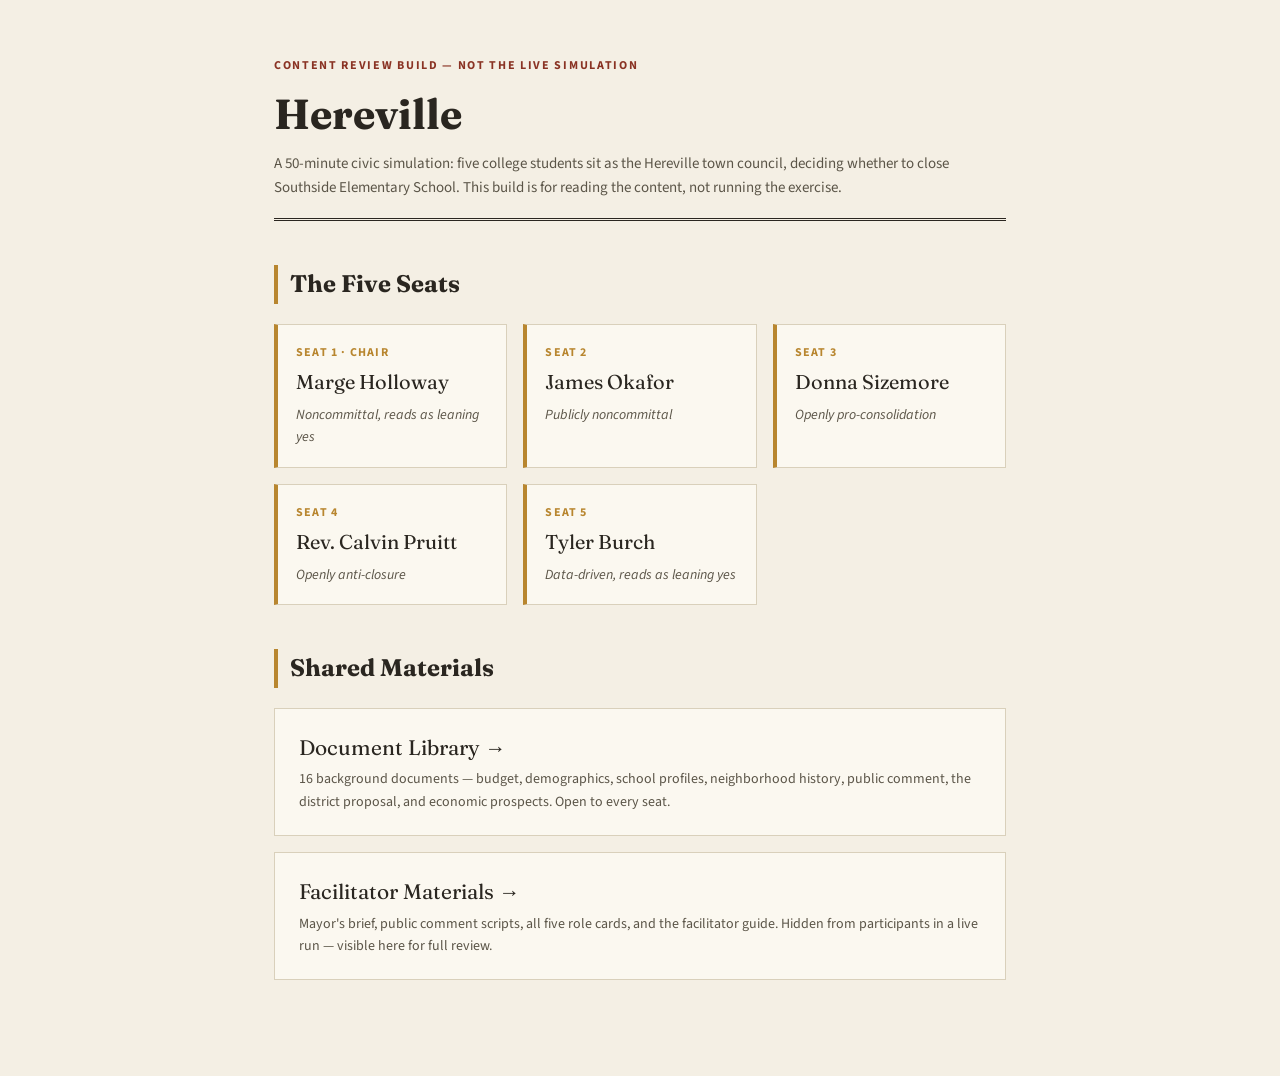
<file: index.html>
<!DOCTYPE html>
<html lang="en">
<head>
<meta charset="UTF-8">
<meta name="viewport" content="width=device-width, initial-scale=1.0">
<title>Hereville — Content Review</title>
<link rel="stylesheet" href="style.css">
</head>
<body>
<div class="wrap">
  <div class="masthead">
    <div class="kicker">Content Review Build — Not the Live Simulation</div>
    <h1>Hereville</h1>
    <div class="sub">A 50-minute civic simulation: five college students sit as the Hereville town council, deciding whether to close Southside Elementary School. This build is for reading the content, not running the exercise.</div>
  </div>

  <h2>The Five Seats</h2>
  <div class="card-grid">
    <a class="seat-card" href="seats/seat-1.html">
      <div class="seat-num">Seat 1 &middot; Chair</div>
      <div class="seat-name">Marge Holloway</div>
      <div class="seat-position">Noncommittal, reads as leaning yes</div>
    </a>
    <a class="seat-card" href="seats/seat-2.html">
      <div class="seat-num">Seat 2</div>
      <div class="seat-name">James Okafor</div>
      <div class="seat-position">Publicly noncommittal</div>
    </a>
    <a class="seat-card" href="seats/seat-3.html">
      <div class="seat-num">Seat 3</div>
      <div class="seat-name">Donna Sizemore</div>
      <div class="seat-position">Openly pro-consolidation</div>
    </a>
    <a class="seat-card" href="seats/seat-4.html">
      <div class="seat-num">Seat 4</div>
      <div class="seat-name">Rev. Calvin Pruitt</div>
      <div class="seat-position">Openly anti-closure</div>
    </a>
    <a class="seat-card" href="seats/seat-5.html">
      <div class="seat-num">Seat 5</div>
      <div class="seat-name">Tyler Burch</div>
      <div class="seat-position">Data-driven, reads as leaning yes</div>
    </a>
  </div>

  <h2>Shared Materials</h2>
  <a class="section-tile" href="documents/index.html">
    <p class="tile-title">Document Library &rarr;</p>
    <p class="tile-desc">16 background documents — budget, demographics, school profiles, neighborhood history, public comment, the district proposal, and economic prospects. Open to every seat.</p>
  </a>
  <a class="section-tile" href="facilitator/index.html">
    <p class="tile-title">Facilitator Materials &rarr;</p>
    <p class="tile-desc">Mayor's brief, public comment scripts, all five role cards, and the facilitator guide. Hidden from participants in a live run — visible here for full review.</p>
  </a>
</div>
</body>
</html>
</file>
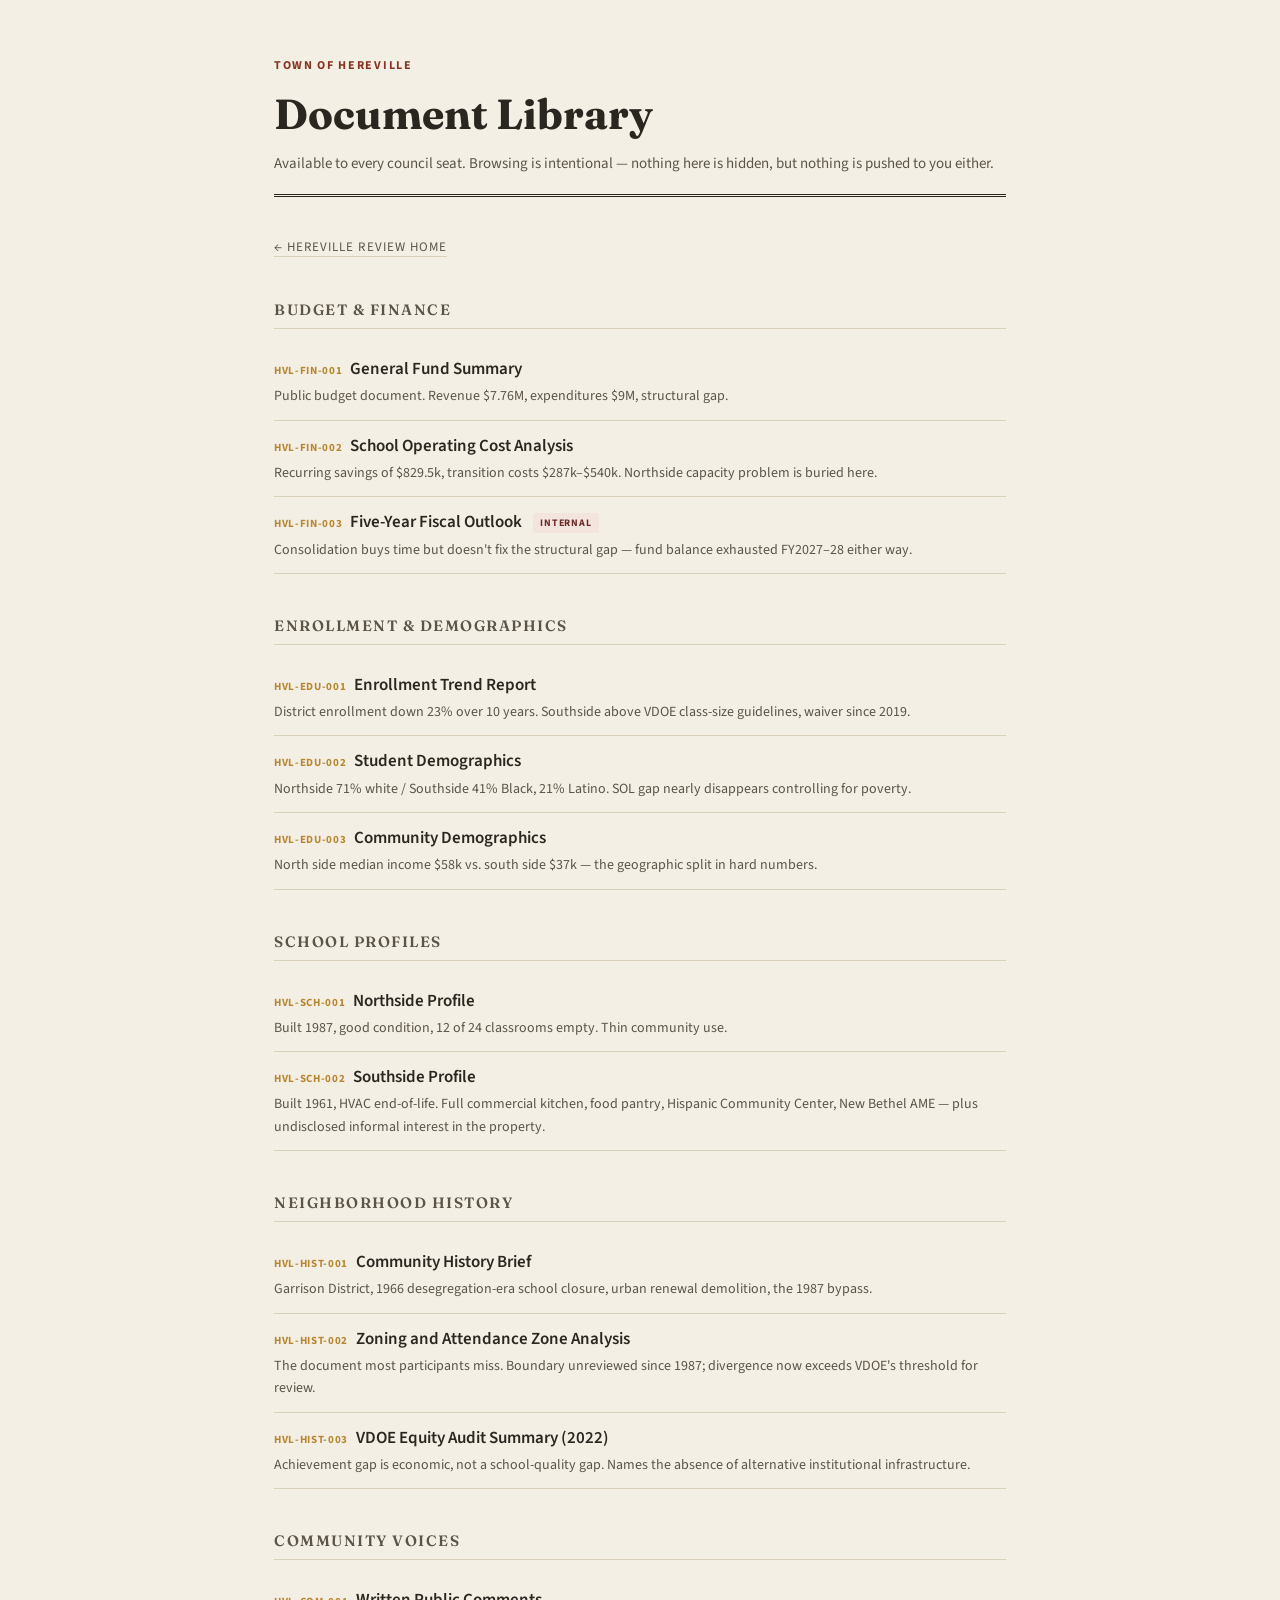
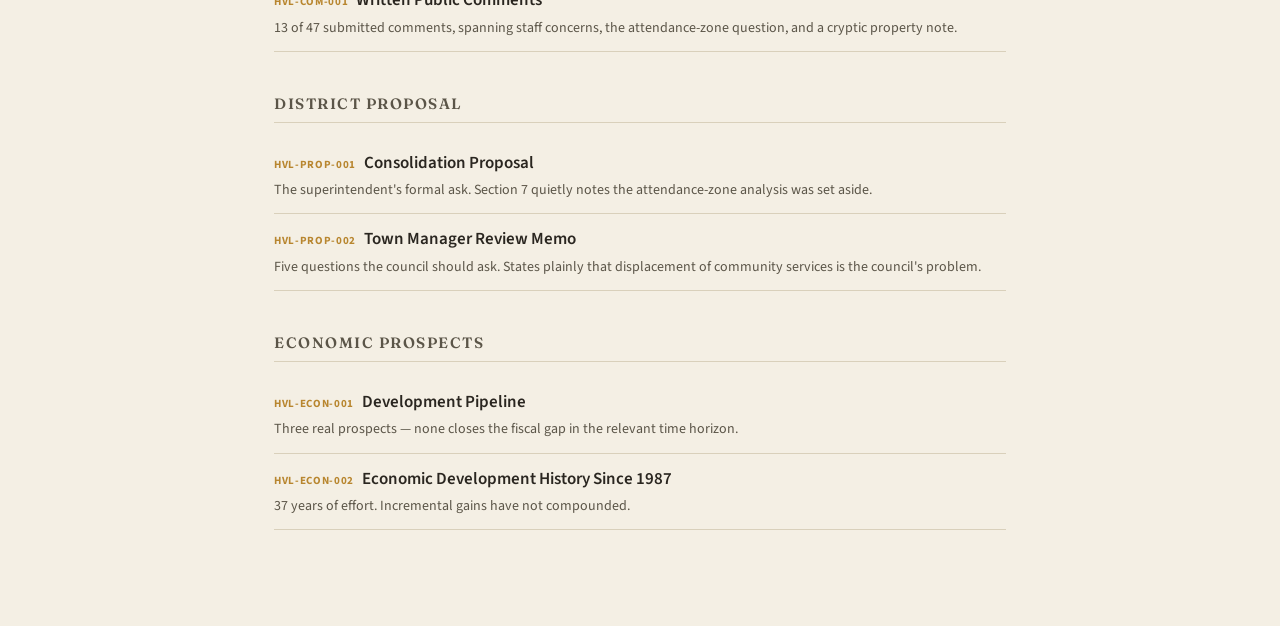
<file: documents/index.html>
<!DOCTYPE html>
<html lang="en">
<head>
<meta charset="UTF-8">
<meta name="viewport" content="width=device-width, initial-scale=1.0">
<title>Hereville — Document Library</title>
<link rel="stylesheet" href="../style.css">
</head>
<body>
<div class="wrap">
  <div class="masthead">
    <div class="kicker">Town of Hereville</div>
    <h1>Document Library</h1>
    <div class="sub">Available to every council seat. Browsing is intentional — nothing here is hidden, but nothing is pushed to you either.</div>
  </div>
  <nav class="crumbs"><a href="../index.html">&larr; Hereville Review Home</a></nav>

  <h3 class="category">Budget &amp; Finance</h3>
  <ul class="doc-list">
    <li><a href="view.html?id=HVL-FIN-001&title=General+Fund+Summary&category=Budget+%26+Finance"><span class="doc-id">HVL-FIN-001</span>General Fund Summary</a>
      <p class="doc-synopsis">Public budget document. Revenue $7.76M, expenditures $9M, structural gap.</p></li>
    <li><a href="view.html?id=HVL-FIN-002&title=School+Operating+Cost+Analysis&category=Budget+%26+Finance"><span class="doc-id">HVL-FIN-002</span>School Operating Cost Analysis</a>
      <p class="doc-synopsis">Recurring savings of $829.5k, transition costs $287k–$540k. Northside capacity problem is buried here.</p></li>
    <li><a href="view.html?id=HVL-FIN-003&title=Five-Year+Fiscal+Outlook&category=Budget+%26+Finance"><span class="doc-id">HVL-FIN-003</span>Five-Year Fiscal Outlook <span class="tag internal">Internal</span></a>
      <p class="doc-synopsis">Consolidation buys time but doesn't fix the structural gap — fund balance exhausted FY2027–28 either way.</p></li>
  </ul>

  <h3 class="category">Enrollment &amp; Demographics</h3>
  <ul class="doc-list">
    <li><a href="view.html?id=HVL-EDU-001&title=Enrollment+Trend+Report&category=Enrollment+%26+Demographics"><span class="doc-id">HVL-EDU-001</span>Enrollment Trend Report</a>
      <p class="doc-synopsis">District enrollment down 23% over 10 years. Southside above VDOE class-size guidelines, waiver since 2019.</p></li>
    <li><a href="view.html?id=HVL-EDU-002&title=Student+Demographics&category=Enrollment+%26+Demographics"><span class="doc-id">HVL-EDU-002</span>Student Demographics</a>
      <p class="doc-synopsis">Northside 71% white / Southside 41% Black, 21% Latino. SOL gap nearly disappears controlling for poverty.</p></li>
    <li><a href="view.html?id=HVL-EDU-003&title=Community+Demographics&category=Enrollment+%26+Demographics"><span class="doc-id">HVL-EDU-003</span>Community Demographics</a>
      <p class="doc-synopsis">North side median income $58k vs. south side $37k — the geographic split in hard numbers.</p></li>
  </ul>

  <h3 class="category">School Profiles</h3>
  <ul class="doc-list">
    <li><a href="view.html?id=HVL-SCH-001&title=Northside+Profile&category=School+Profiles"><span class="doc-id">HVL-SCH-001</span>Northside Profile</a>
      <p class="doc-synopsis">Built 1987, good condition, 12 of 24 classrooms empty. Thin community use.</p></li>
    <li><a href="view.html?id=HVL-SCH-002&title=Southside+Profile&category=School+Profiles"><span class="doc-id">HVL-SCH-002</span>Southside Profile</a>
      <p class="doc-synopsis">Built 1961, HVAC end-of-life. Full commercial kitchen, food pantry, Hispanic Community Center, New Bethel AME — plus undisclosed informal interest in the property.</p></li>
  </ul>

  <h3 class="category">Neighborhood History</h3>
  <ul class="doc-list">
    <li><a href="view.html?id=HVL-HIST-001&title=Community+History+Brief&category=Neighborhood+History"><span class="doc-id">HVL-HIST-001</span>Community History Brief</a>
      <p class="doc-synopsis">Garrison District, 1966 desegregation-era school closure, urban renewal demolition, the 1987 bypass.</p></li>
    <li><a href="view.html?id=HVL-HIST-002&title=Zoning+and+Attendance+Zone+Analysis&category=Neighborhood+History"><span class="doc-id">HVL-HIST-002</span>Zoning and Attendance Zone Analysis</a>
      <p class="doc-synopsis">The document most participants miss. Boundary unreviewed since 1987; divergence now exceeds VDOE's threshold for review.</p></li>
    <li><a href="view.html?id=HVL-HIST-003&title=VDOE+Equity+Audit+Summary+(2022)&category=Neighborhood+History"><span class="doc-id">HVL-HIST-003</span>VDOE Equity Audit Summary (2022)</a>
      <p class="doc-synopsis">Achievement gap is economic, not a school-quality gap. Names the absence of alternative institutional infrastructure.</p></li>
  </ul>

  <h3 class="category">Community Voices</h3>
  <ul class="doc-list">
    <li><a href="view.html?id=HVL-COM-001&title=Written+Public+Comments&category=Community+Voices"><span class="doc-id">HVL-COM-001</span>Written Public Comments</a>
      <p class="doc-synopsis">13 of 47 submitted comments, spanning staff concerns, the attendance-zone question, and a cryptic property note.</p></li>
  </ul>

  <h3 class="category">District Proposal</h3>
  <ul class="doc-list">
    <li><a href="view.html?id=HVL-PROP-001&title=Consolidation+Proposal&category=District+Proposal"><span class="doc-id">HVL-PROP-001</span>Consolidation Proposal</a>
      <p class="doc-synopsis">The superintendent's formal ask. Section 7 quietly notes the attendance-zone analysis was set aside.</p></li>
    <li><a href="view.html?id=HVL-PROP-002&title=Town+Manager+Review+Memo&category=District+Proposal"><span class="doc-id">HVL-PROP-002</span>Town Manager Review Memo</a>
      <p class="doc-synopsis">Five questions the council should ask. States plainly that displacement of community services is the council's problem.</p></li>
  </ul>

  <h3 class="category">Economic Prospects</h3>
  <ul class="doc-list">
    <li><a href="view.html?id=HVL-ECON-001&title=Development+Pipeline&category=Economic+Prospects"><span class="doc-id">HVL-ECON-001</span>Development Pipeline</a>
      <p class="doc-synopsis">Three real prospects — none closes the fiscal gap in the relevant time horizon.</p></li>
    <li><a href="view.html?id=HVL-ECON-002&title=Economic+Development+History+Since+1987&category=Economic+Prospects"><span class="doc-id">HVL-ECON-002</span>Economic Development History Since 1987</a>
      <p class="doc-synopsis">37 years of effort. Incremental gains have not compounded.</p></li>
  </ul>
</div>
</body>
</html>
</file>
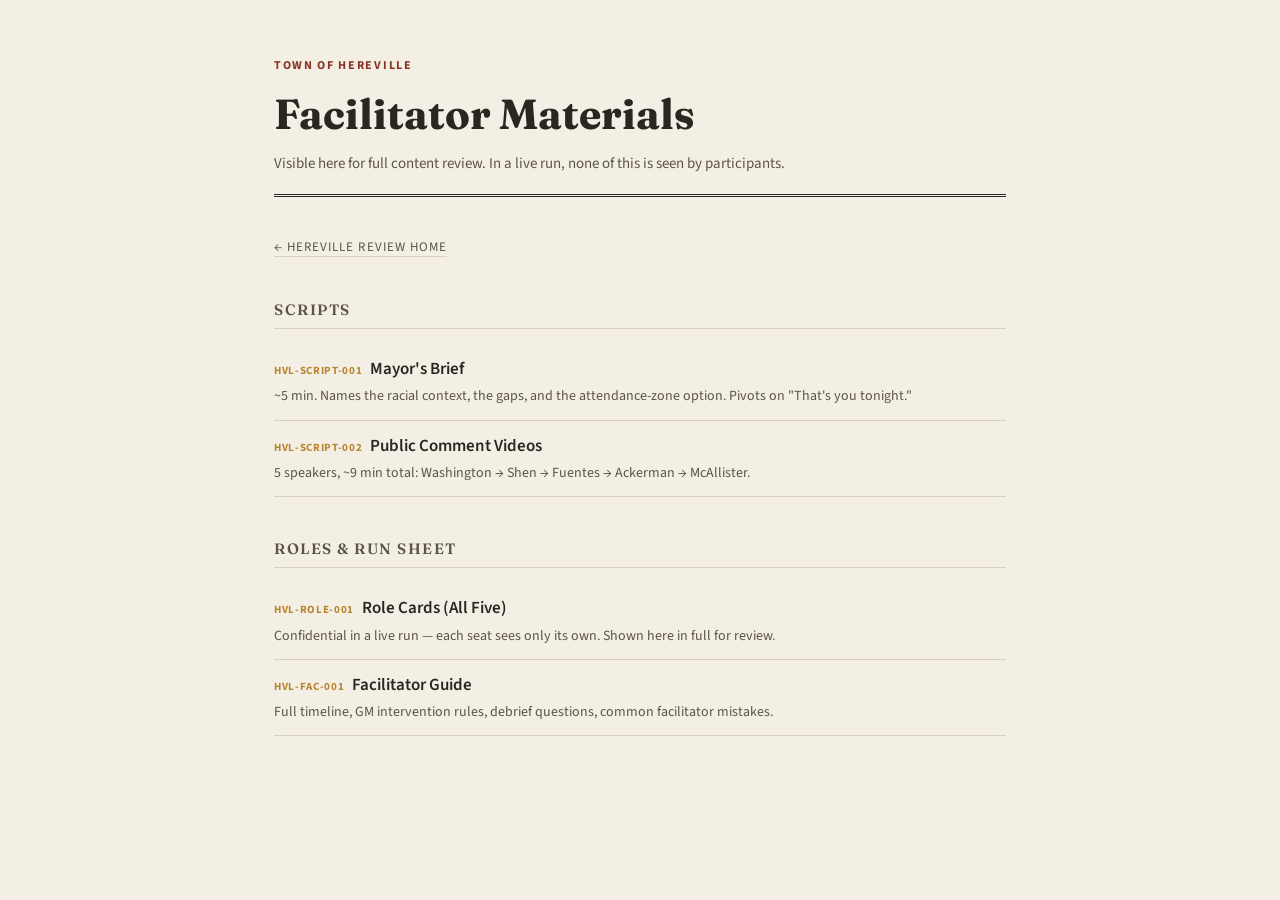
<file: facilitator/index.html>
<!DOCTYPE html>
<html lang="en">
<head>
<meta charset="UTF-8">
<meta name="viewport" content="width=device-width, initial-scale=1.0">
<title>Hereville — Facilitator Materials</title>
<link rel="stylesheet" href="../style.css">
</head>
<body>
<div class="wrap">
  <div class="masthead">
    <div class="kicker">Town of Hereville</div>
    <h1>Facilitator Materials</h1>
    <div class="sub">Visible here for full content review. In a live run, none of this is seen by participants.</div>
  </div>
  <nav class="crumbs"><a href="../index.html">&larr; Hereville Review Home</a></nav>

  <h3 class="category">Scripts</h3>
  <ul class="doc-list">
    <li><a href="../documents/view.html?id=HVL-SCRIPT-001&title=Mayor%27s+Brief&category=Scripts"><span class="doc-id">HVL-SCRIPT-001</span>Mayor's Brief</a>
      <p class="doc-synopsis">~5 min. Names the racial context, the gaps, and the attendance-zone option. Pivots on "That's you tonight."</p></li>
    <li><a href="../documents/view.html?id=HVL-SCRIPT-002&title=Public+Comment+Videos&category=Scripts"><span class="doc-id">HVL-SCRIPT-002</span>Public Comment Videos</a>
      <p class="doc-synopsis">5 speakers, ~9 min total: Washington &rarr; Shen &rarr; Fuentes &rarr; Ackerman &rarr; McAllister.</p></li>
  </ul>

  <h3 class="category">Roles &amp; Run Sheet</h3>
  <ul class="doc-list">
    <li><a href="../documents/view.html?id=HVL-ROLE-001&title=Role+Cards+(All+Five)&category=Roles+%26+Run+Sheet"><span class="doc-id">HVL-ROLE-001</span>Role Cards (All Five)</a>
      <p class="doc-synopsis">Confidential in a live run — each seat sees only its own. Shown here in full for review.</p></li>
    <li><a href="../documents/view.html?id=HVL-FAC-001&title=Facilitator+Guide&category=Roles+%26+Run+Sheet"><span class="doc-id">HVL-FAC-001</span>Facilitator Guide</a>
      <p class="doc-synopsis">Full timeline, GM intervention rules, debrief questions, common facilitator mistakes.</p></li>
  </ul>
</div>
</body>
</html>
</file>
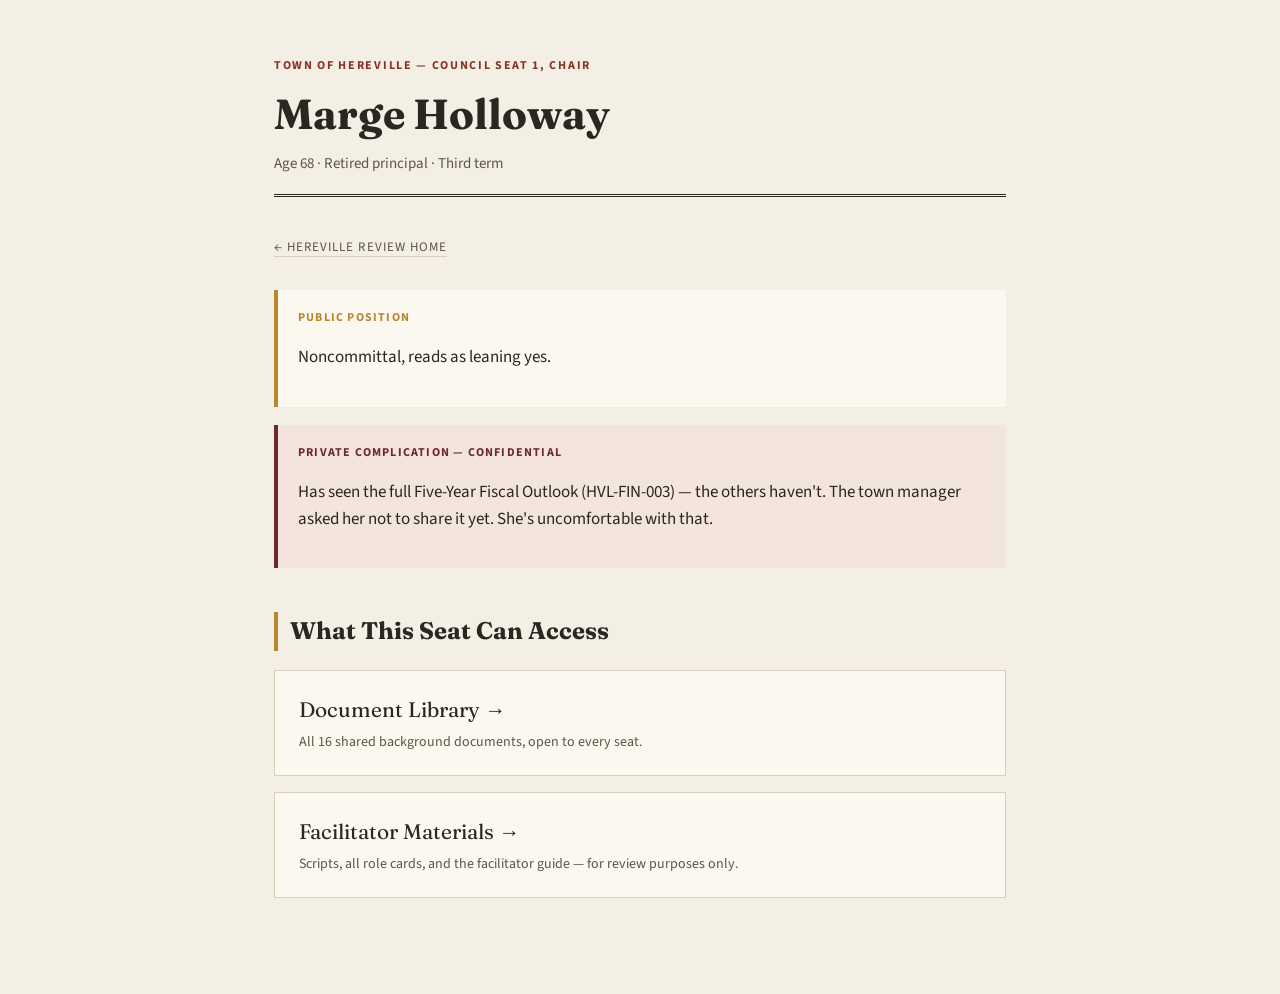
<file: seats/seat-1.html>
<!DOCTYPE html>
<html lang="en">
<head>
<meta charset="UTF-8">
<meta name="viewport" content="width=device-width, initial-scale=1.0">
<title>Hereville — Seat 1: Marge Holloway</title>
<link rel="stylesheet" href="../style.css">
</head>
<body>
<div class="wrap">
  <div class="masthead">
    <div class="kicker">Town of Hereville — Council Seat 1, Chair</div>
    <h1>Marge Holloway</h1>
    <div class="sub">Age 68 &middot; Retired principal &middot; Third term</div>
  </div>
  <nav class="crumbs"><a href="../index.html">&larr; Hereville Review Home</a></nav>

  <div class="public-block">
    <div class="label">Public Position</div>
    <p>Noncommittal, reads as leaning yes.</p>
  </div>

  <div class="confidential-block">
    <div class="label">Private Complication — Confidential</div>
    <p>Has seen the full Five-Year Fiscal Outlook (HVL-FIN-003) — the others haven't. The town manager asked her not to share it yet. She's uncomfortable with that.</p>
  </div>

  <h2>What This Seat Can Access</h2>
  <a class="section-tile" href="../documents/index.html">
    <p class="tile-title">Document Library &rarr;</p>
    <p class="tile-desc">All 16 shared background documents, open to every seat.</p>
  </a>
  <a class="section-tile" href="../facilitator/index.html">
    <p class="tile-title">Facilitator Materials &rarr;</p>
    <p class="tile-desc">Scripts, all role cards, and the facilitator guide — for review purposes only.</p>
  </a>
</div>
</body>
</html>
</file>
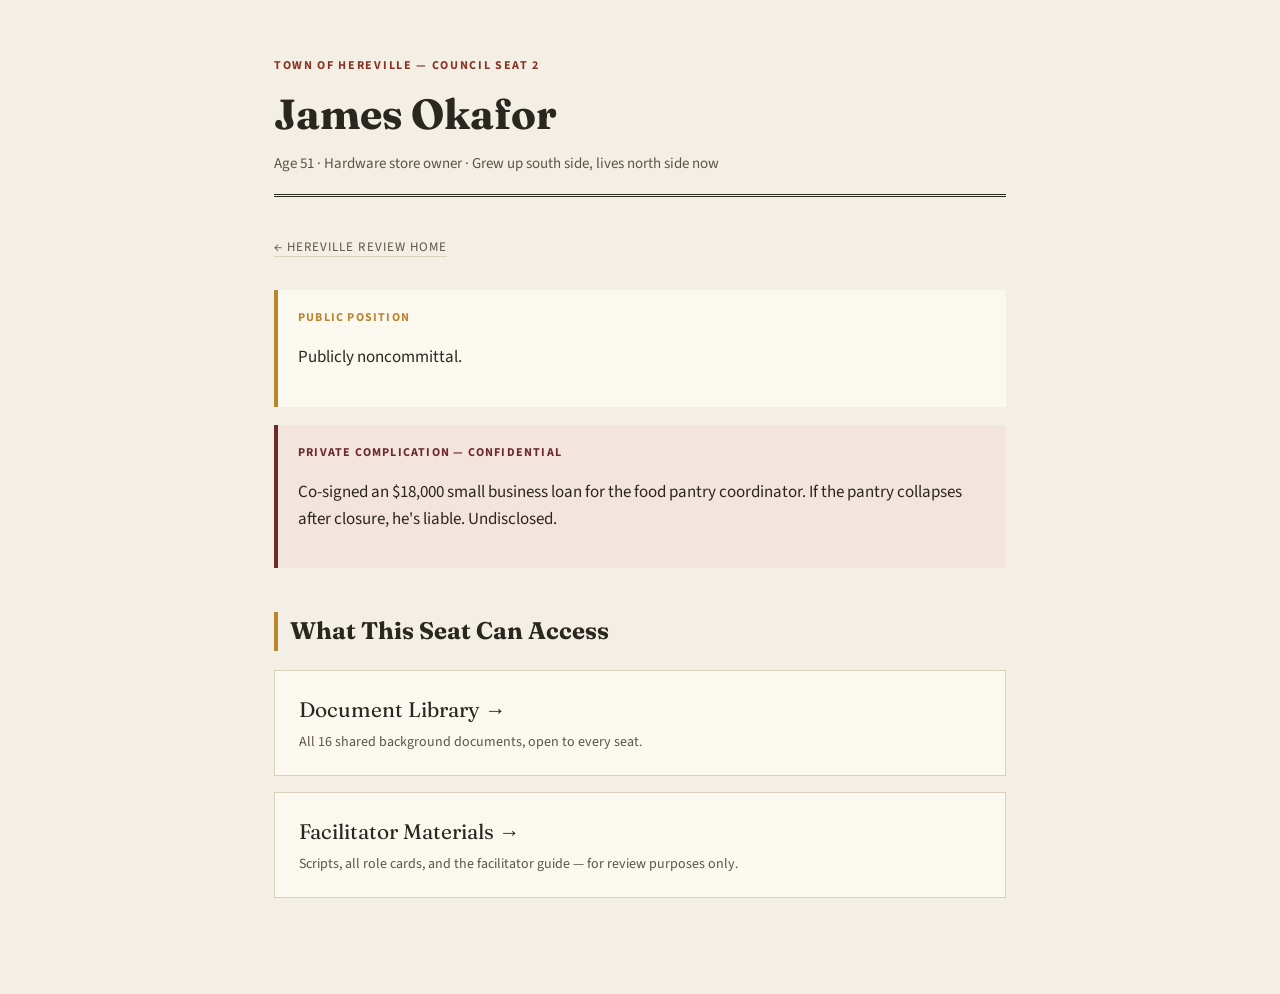
<file: seats/seat-2.html>
<!DOCTYPE html>
<html lang="en">
<head>
<meta charset="UTF-8">
<meta name="viewport" content="width=device-width, initial-scale=1.0">
<title>Hereville — Seat 2: James Okafor</title>
<link rel="stylesheet" href="../style.css">
</head>
<body>
<div class="wrap">
  <div class="masthead">
    <div class="kicker">Town of Hereville — Council Seat 2</div>
    <h1>James Okafor</h1>
    <div class="sub">Age 51 &middot; Hardware store owner &middot; Grew up south side, lives north side now</div>
  </div>
  <nav class="crumbs"><a href="../index.html">&larr; Hereville Review Home</a></nav>

  <div class="public-block">
    <div class="label">Public Position</div>
    <p>Publicly noncommittal.</p>
  </div>

  <div class="confidential-block">
    <div class="label">Private Complication — Confidential</div>
    <p>Co-signed an $18,000 small business loan for the food pantry coordinator. If the pantry collapses after closure, he's liable. Undisclosed.</p>
  </div>

  <h2>What This Seat Can Access</h2>
  <a class="section-tile" href="../documents/index.html">
    <p class="tile-title">Document Library &rarr;</p>
    <p class="tile-desc">All 16 shared background documents, open to every seat.</p>
  </a>
  <a class="section-tile" href="../facilitator/index.html">
    <p class="tile-title">Facilitator Materials &rarr;</p>
    <p class="tile-desc">Scripts, all role cards, and the facilitator guide — for review purposes only.</p>
  </a>
</div>
</body>
</html>
</file>
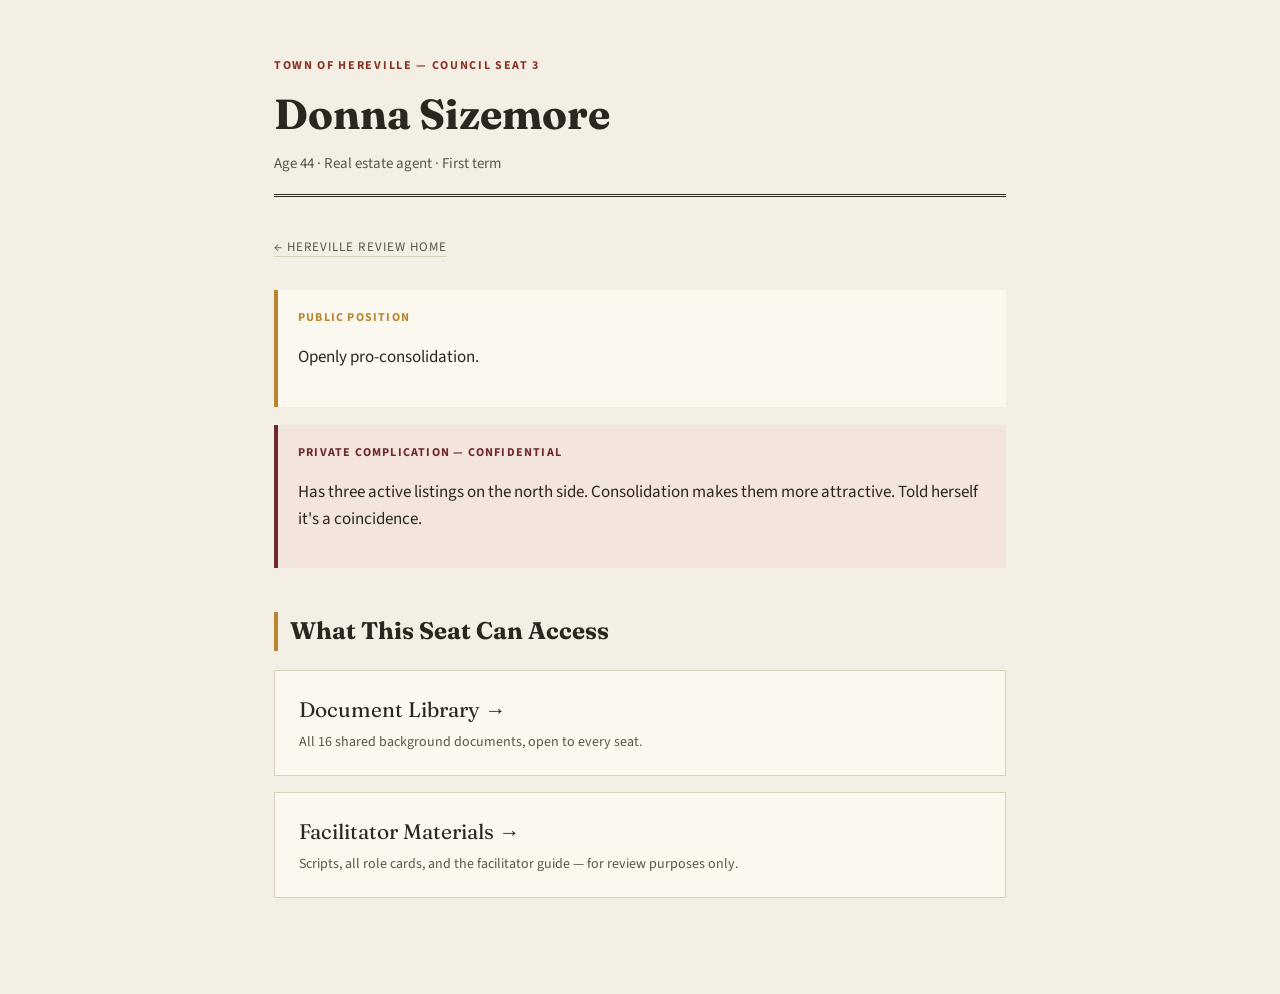
<file: seats/seat-3.html>
<!DOCTYPE html>
<html lang="en">
<head>
<meta charset="UTF-8">
<meta name="viewport" content="width=device-width, initial-scale=1.0">
<title>Hereville — Seat 3: Donna Sizemore</title>
<link rel="stylesheet" href="../style.css">
</head>
<body>
<div class="wrap">
  <div class="masthead">
    <div class="kicker">Town of Hereville — Council Seat 3</div>
    <h1>Donna Sizemore</h1>
    <div class="sub">Age 44 &middot; Real estate agent &middot; First term</div>
  </div>
  <nav class="crumbs"><a href="../index.html">&larr; Hereville Review Home</a></nav>

  <div class="public-block">
    <div class="label">Public Position</div>
    <p>Openly pro-consolidation.</p>
  </div>

  <div class="confidential-block">
    <div class="label">Private Complication — Confidential</div>
    <p>Has three active listings on the north side. Consolidation makes them more attractive. Told herself it's a coincidence.</p>
  </div>

  <h2>What This Seat Can Access</h2>
  <a class="section-tile" href="../documents/index.html">
    <p class="tile-title">Document Library &rarr;</p>
    <p class="tile-desc">All 16 shared background documents, open to every seat.</p>
  </a>
  <a class="section-tile" href="../facilitator/index.html">
    <p class="tile-title">Facilitator Materials &rarr;</p>
    <p class="tile-desc">Scripts, all role cards, and the facilitator guide — for review purposes only.</p>
  </a>
</div>
</body>
</html>
</file>
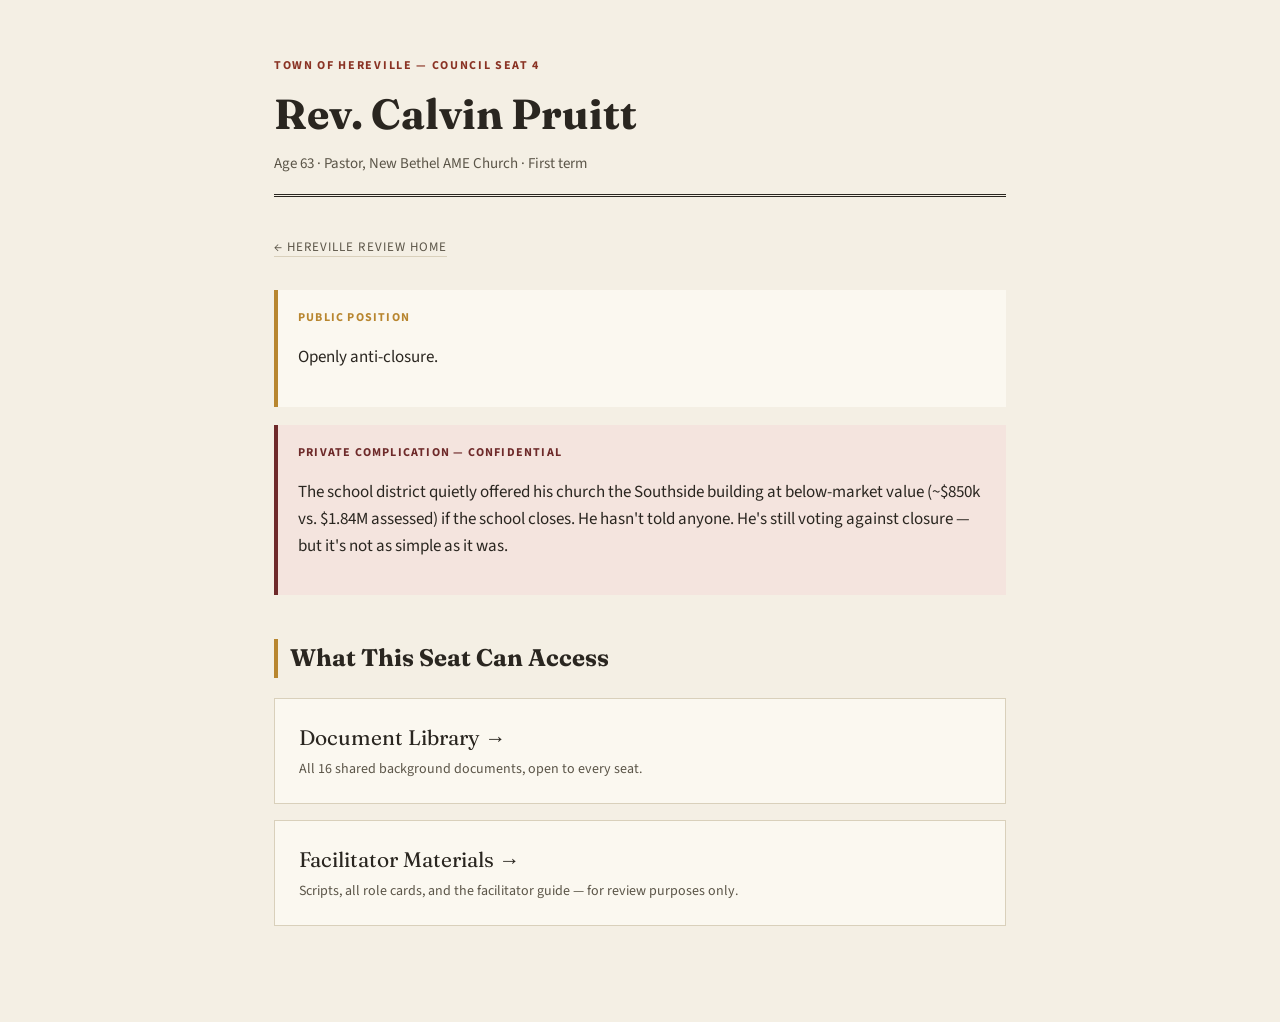
<file: seats/seat-4.html>
<!DOCTYPE html>
<html lang="en">
<head>
<meta charset="UTF-8">
<meta name="viewport" content="width=device-width, initial-scale=1.0">
<title>Hereville — Seat 4: Rev. Calvin Pruitt</title>
<link rel="stylesheet" href="../style.css">
</head>
<body>
<div class="wrap">
  <div class="masthead">
    <div class="kicker">Town of Hereville — Council Seat 4</div>
    <h1>Rev. Calvin Pruitt</h1>
    <div class="sub">Age 63 &middot; Pastor, New Bethel AME Church &middot; First term</div>
  </div>
  <nav class="crumbs"><a href="../index.html">&larr; Hereville Review Home</a></nav>

  <div class="public-block">
    <div class="label">Public Position</div>
    <p>Openly anti-closure.</p>
  </div>

  <div class="confidential-block">
    <div class="label">Private Complication — Confidential</div>
    <p>The school district quietly offered his church the Southside building at below-market value (~$850k vs. $1.84M assessed) if the school closes. He hasn't told anyone. He's still voting against closure — but it's not as simple as it was.</p>
  </div>

  <h2>What This Seat Can Access</h2>
  <a class="section-tile" href="../documents/index.html">
    <p class="tile-title">Document Library &rarr;</p>
    <p class="tile-desc">All 16 shared background documents, open to every seat.</p>
  </a>
  <a class="section-tile" href="../facilitator/index.html">
    <p class="tile-title">Facilitator Materials &rarr;</p>
    <p class="tile-desc">Scripts, all role cards, and the facilitator guide — for review purposes only.</p>
  </a>
</div>
</body>
</html>
</file>
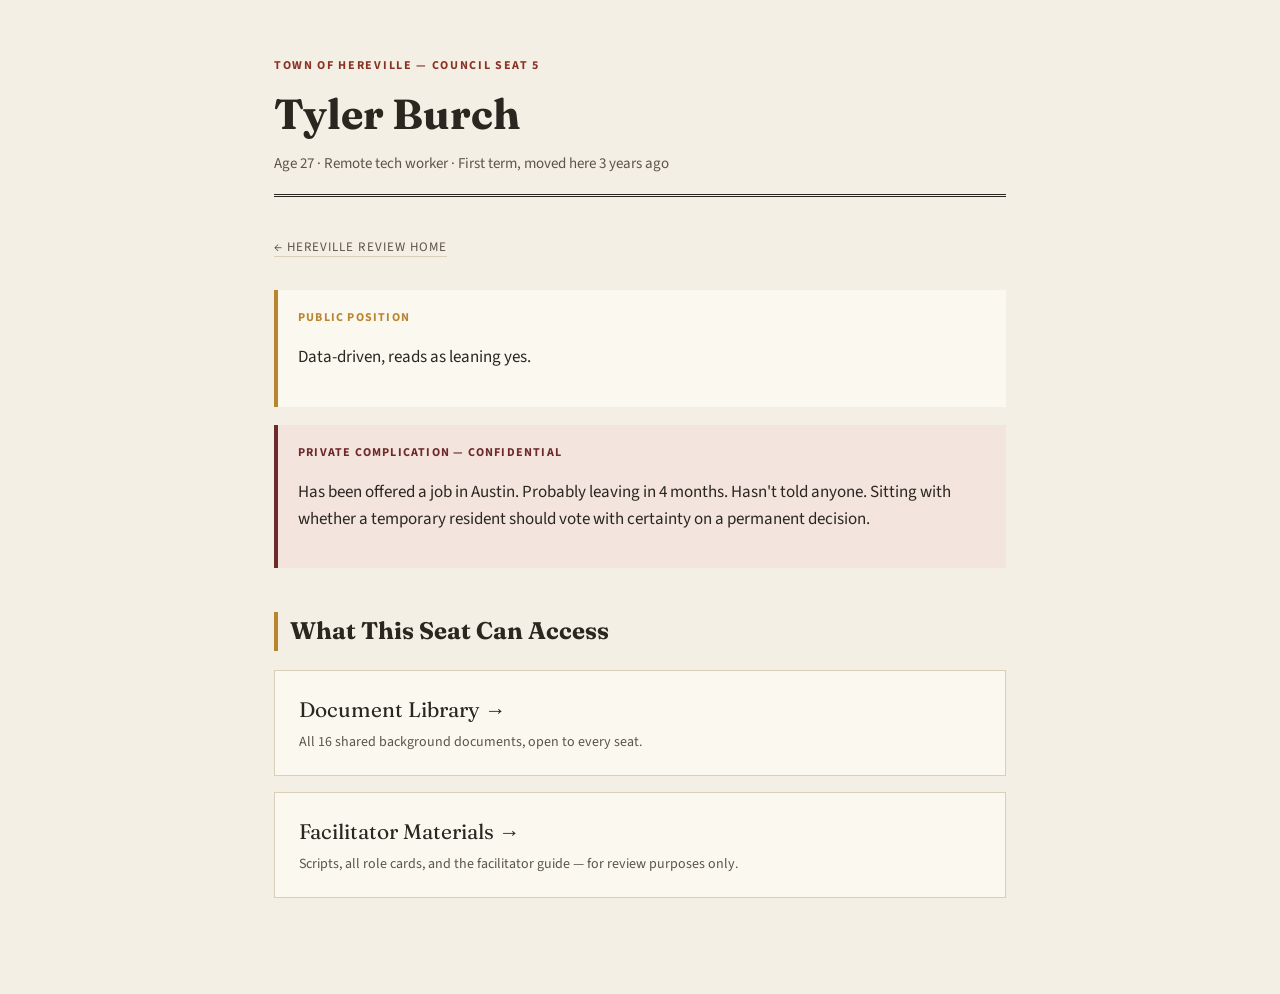
<file: seats/seat-5.html>
<!DOCTYPE html>
<html lang="en">
<head>
<meta charset="UTF-8">
<meta name="viewport" content="width=device-width, initial-scale=1.0">
<title>Hereville — Seat 5: Tyler Burch</title>
<link rel="stylesheet" href="../style.css">
</head>
<body>
<div class="wrap">
  <div class="masthead">
    <div class="kicker">Town of Hereville — Council Seat 5</div>
    <h1>Tyler Burch</h1>
    <div class="sub">Age 27 &middot; Remote tech worker &middot; First term, moved here 3 years ago</div>
  </div>
  <nav class="crumbs"><a href="../index.html">&larr; Hereville Review Home</a></nav>

  <div class="public-block">
    <div class="label">Public Position</div>
    <p>Data-driven, reads as leaning yes.</p>
  </div>

  <div class="confidential-block">
    <div class="label">Private Complication — Confidential</div>
    <p>Has been offered a job in Austin. Probably leaving in 4 months. Hasn't told anyone. Sitting with whether a temporary resident should vote with certainty on a permanent decision.</p>
  </div>

  <h2>What This Seat Can Access</h2>
  <a class="section-tile" href="../documents/index.html">
    <p class="tile-title">Document Library &rarr;</p>
    <p class="tile-desc">All 16 shared background documents, open to every seat.</p>
  </a>
  <a class="section-tile" href="../facilitator/index.html">
    <p class="tile-title">Facilitator Materials &rarr;</p>
    <p class="tile-desc">Scripts, all role cards, and the facilitator guide — for review purposes only.</p>
  </a>
</div>
</body>
</html>
</file>
<file: style.css>
@import url('https://fonts.googleapis.com/css2?family=Fraunces:opsz,wght@9..144,400;9..144,600;9..144,700&family=Source+Sans+3:wght@400;600;700&display=swap');

:root {
  --paper: #f4efe4;
  --paper-raised: #fbf8f0;
  --ink: #2a2620;
  --ink-soft: #5b5548;
  --line: #d9d0bb;
  --seal: #8a3324;
  --gold: #b8862f;
  --confidential: #6e2a2a;
  --confidential-bg: #f4e4de;
}

* { box-sizing: border-box; }

body {
  margin: 0;
  background: var(--paper);
  background-image:
    linear-gradient(var(--paper) 0%, var(--paper) 100%),
    repeating-linear-gradient(0deg, rgba(0,0,0,0.015) 0px, rgba(0,0,0,0.015) 1px, transparent 1px, transparent 3px);
  color: var(--ink);
  font-family: 'Source Sans 3', sans-serif;
  font-size: 17px;
  line-height: 1.6;
}

.wrap {
  max-width: 780px;
  margin: 0 auto;
  padding: 56px 24px 96px;
}

.masthead {
  border-bottom: 3px double var(--ink);
  padding-bottom: 18px;
  margin-bottom: 40px;
}

.masthead .kicker {
  text-transform: uppercase;
  letter-spacing: 0.14em;
  font-size: 12px;
  color: var(--seal);
  font-weight: 700;
}

.masthead h1 {
  font-family: 'Fraunces', serif;
  font-size: 42px;
  font-weight: 700;
  margin: 6px 0 4px;
}

.masthead .sub {
  color: var(--ink-soft);
  font-size: 15px;
}

nav.crumbs {
  font-size: 13px;
  text-transform: uppercase;
  letter-spacing: 0.08em;
  margin-bottom: 32px;
}

nav.crumbs a { color: var(--ink-soft); text-decoration: none; border-bottom: 1px solid var(--line); }
nav.crumbs a:hover { color: var(--seal); border-color: var(--seal); }

h2 {
  font-family: 'Fraunces', serif;
  font-size: 24px;
  border-left: 4px solid var(--gold);
  padding-left: 12px;
  margin-top: 44px;
}

h3.category {
  font-family: 'Fraunces', serif;
  font-weight: 600;
  font-size: 15px;
  text-transform: uppercase;
  letter-spacing: 0.1em;
  color: var(--ink-soft);
  border-bottom: 1px solid var(--line);
  padding-bottom: 6px;
  margin-top: 40px;
}

.card-grid {
  display: grid;
  grid-template-columns: repeat(auto-fill, minmax(210px, 1fr));
  gap: 16px;
  margin-top: 20px;
}

.seat-card {
  background: var(--paper-raised);
  border: 1px solid var(--line);
  border-left: 4px solid var(--gold);
  padding: 18px;
  text-decoration: none;
  color: var(--ink);
  display: block;
  transition: transform 0.15s ease, box-shadow 0.15s ease;
}

.seat-card:hover {
  transform: translateY(-2px);
  box-shadow: 0 4px 14px rgba(0,0,0,0.08);
}

.seat-card .seat-num {
  font-size: 12px;
  letter-spacing: 0.1em;
  text-transform: uppercase;
  color: var(--gold);
  font-weight: 700;
}

.seat-card .seat-name {
  font-family: 'Fraunces', serif;
  font-size: 20px;
  margin: 4px 0 6px;
}

.seat-card .seat-position {
  font-size: 14px;
  color: var(--ink-soft);
  font-style: italic;
}

.section-tile {
  display: block;
  background: var(--paper-raised);
  border: 1px solid var(--line);
  padding: 22px 24px;
  text-decoration: none;
  color: var(--ink);
  margin-top: 16px;
}

.section-tile:hover { border-color: var(--gold); }

.section-tile .tile-title {
  font-family: 'Fraunces', serif;
  font-size: 21px;
  margin: 0 0 4px;
}

.section-tile .tile-desc {
  font-size: 14px;
  color: var(--ink-soft);
  margin: 0;
}

.doc-list { list-style: none; margin: 12px 0 0; padding: 0; }

.doc-list li {
  border-bottom: 1px solid var(--line);
  padding: 12px 0;
}

.doc-list a {
  color: var(--ink);
  text-decoration: none;
  font-weight: 600;
}

.doc-list a:hover { color: var(--seal); }

.doc-id {
  font-family: 'Source Sans 3', sans-serif;
  font-size: 11px;
  letter-spacing: 0.06em;
  color: var(--gold);
  font-weight: 700;
  margin-right: 8px;
}

.doc-synopsis {
  font-size: 14px;
  color: var(--ink-soft);
  margin: 2px 0 0;
}

.tag {
  display: inline-block;
  font-size: 10px;
  text-transform: uppercase;
  letter-spacing: 0.08em;
  font-weight: 700;
  padding: 2px 7px;
  border-radius: 2px;
  margin-left: 8px;
  vertical-align: middle;
}

.tag.internal { background: var(--confidential-bg); color: var(--confidential); }

.confidential-block {
  background: var(--confidential-bg);
  border-left: 4px solid var(--confidential);
  padding: 18px 20px;
  margin-top: 18px;
}

.confidential-block .label {
  text-transform: uppercase;
  letter-spacing: 0.1em;
  font-size: 12px;
  font-weight: 700;
  color: var(--confidential);
}

.public-block {
  background: var(--paper-raised);
  border-left: 4px solid var(--gold);
  padding: 18px 20px;
  margin-top: 12px;
}

.public-block .label {
  text-transform: uppercase;
  letter-spacing: 0.1em;
  font-size: 12px;
  font-weight: 700;
  color: var(--gold);
}

.meta-row { font-size: 14px; color: var(--ink-soft); margin-top: 2px; }

#doc-body {
  margin-top: 24px;
  background: var(--paper-raised);
  border: 1px solid var(--line);
  padding: 32px;
}

#doc-body.missing {
  color: var(--ink-soft);
  font-style: italic;
  text-align: center;
  padding: 60px 32px;
}

#doc-body h1, #doc-body h2, #doc-body h3 { font-family: 'Fraunces', serif; }

.doc-header {
  display: flex;
  justify-content: space-between;
  align-items: baseline;
  flex-wrap: wrap;
  gap: 8px;
}
</file>
